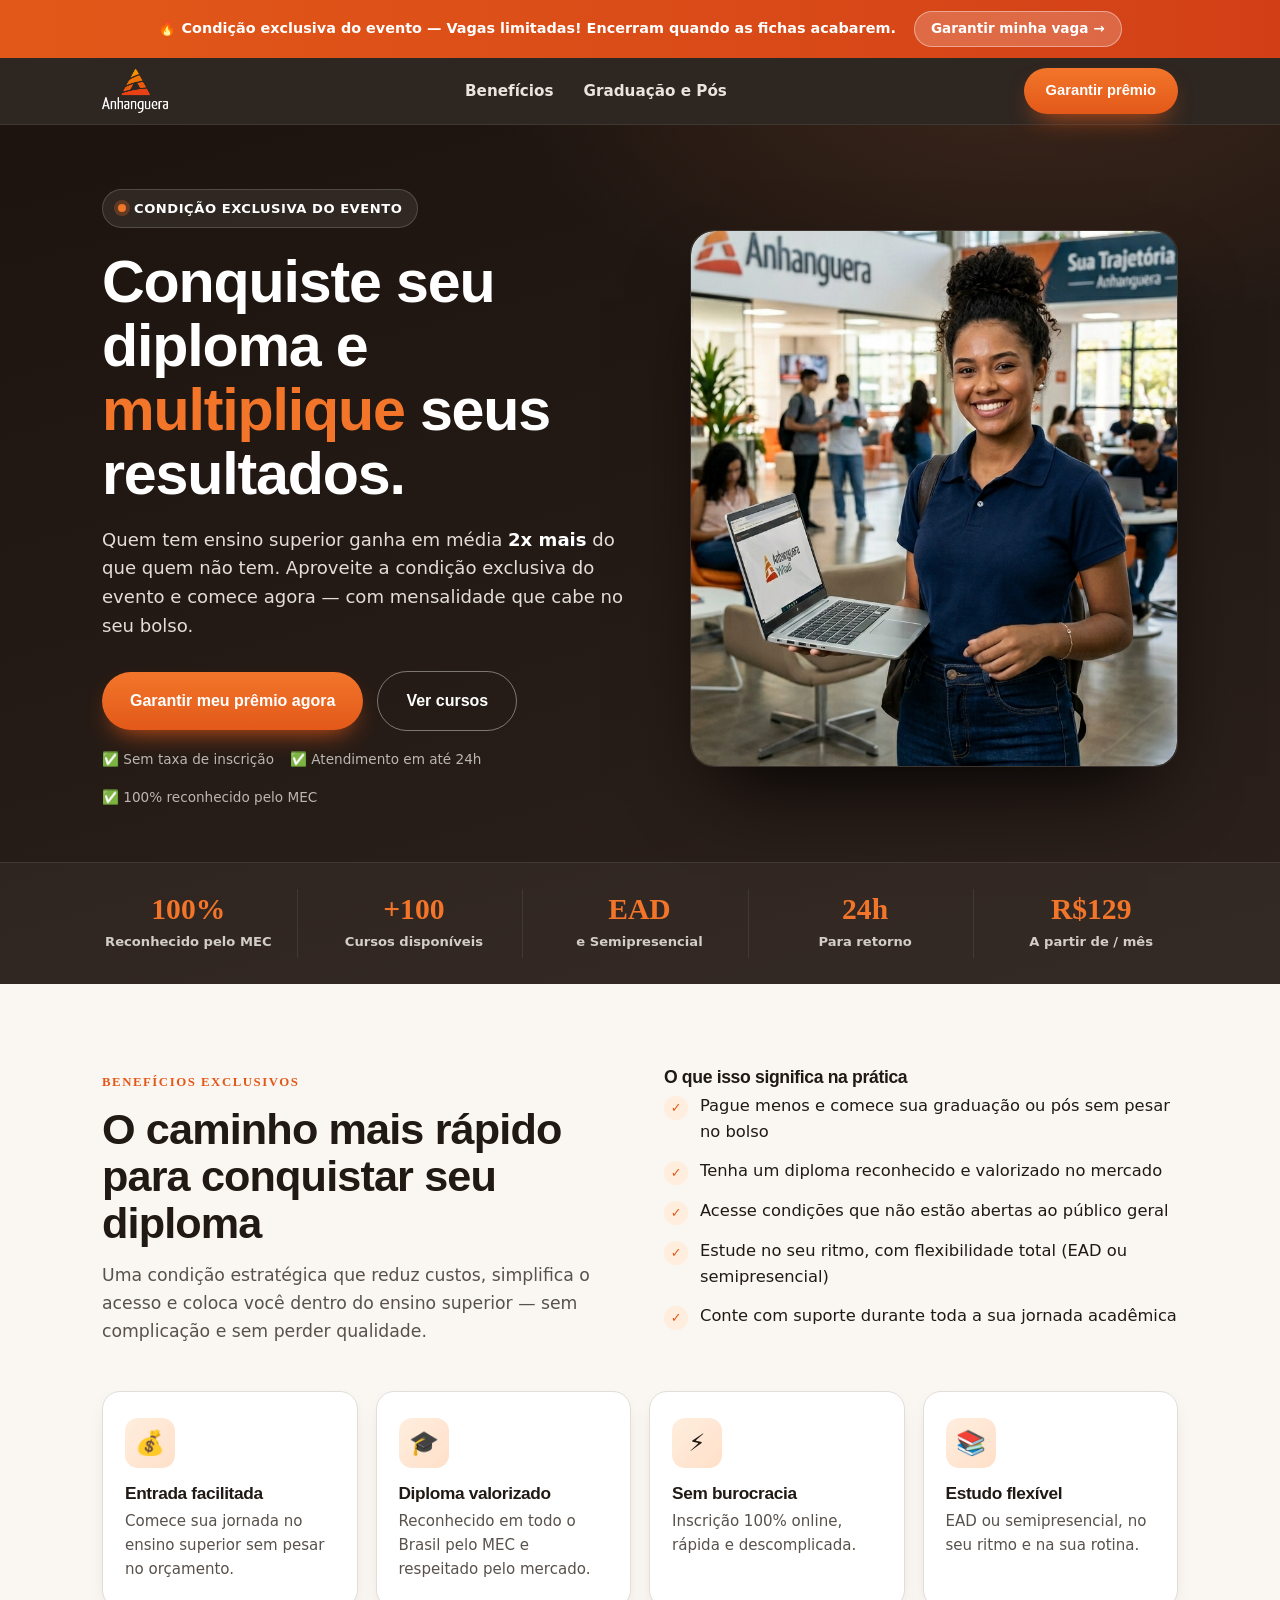
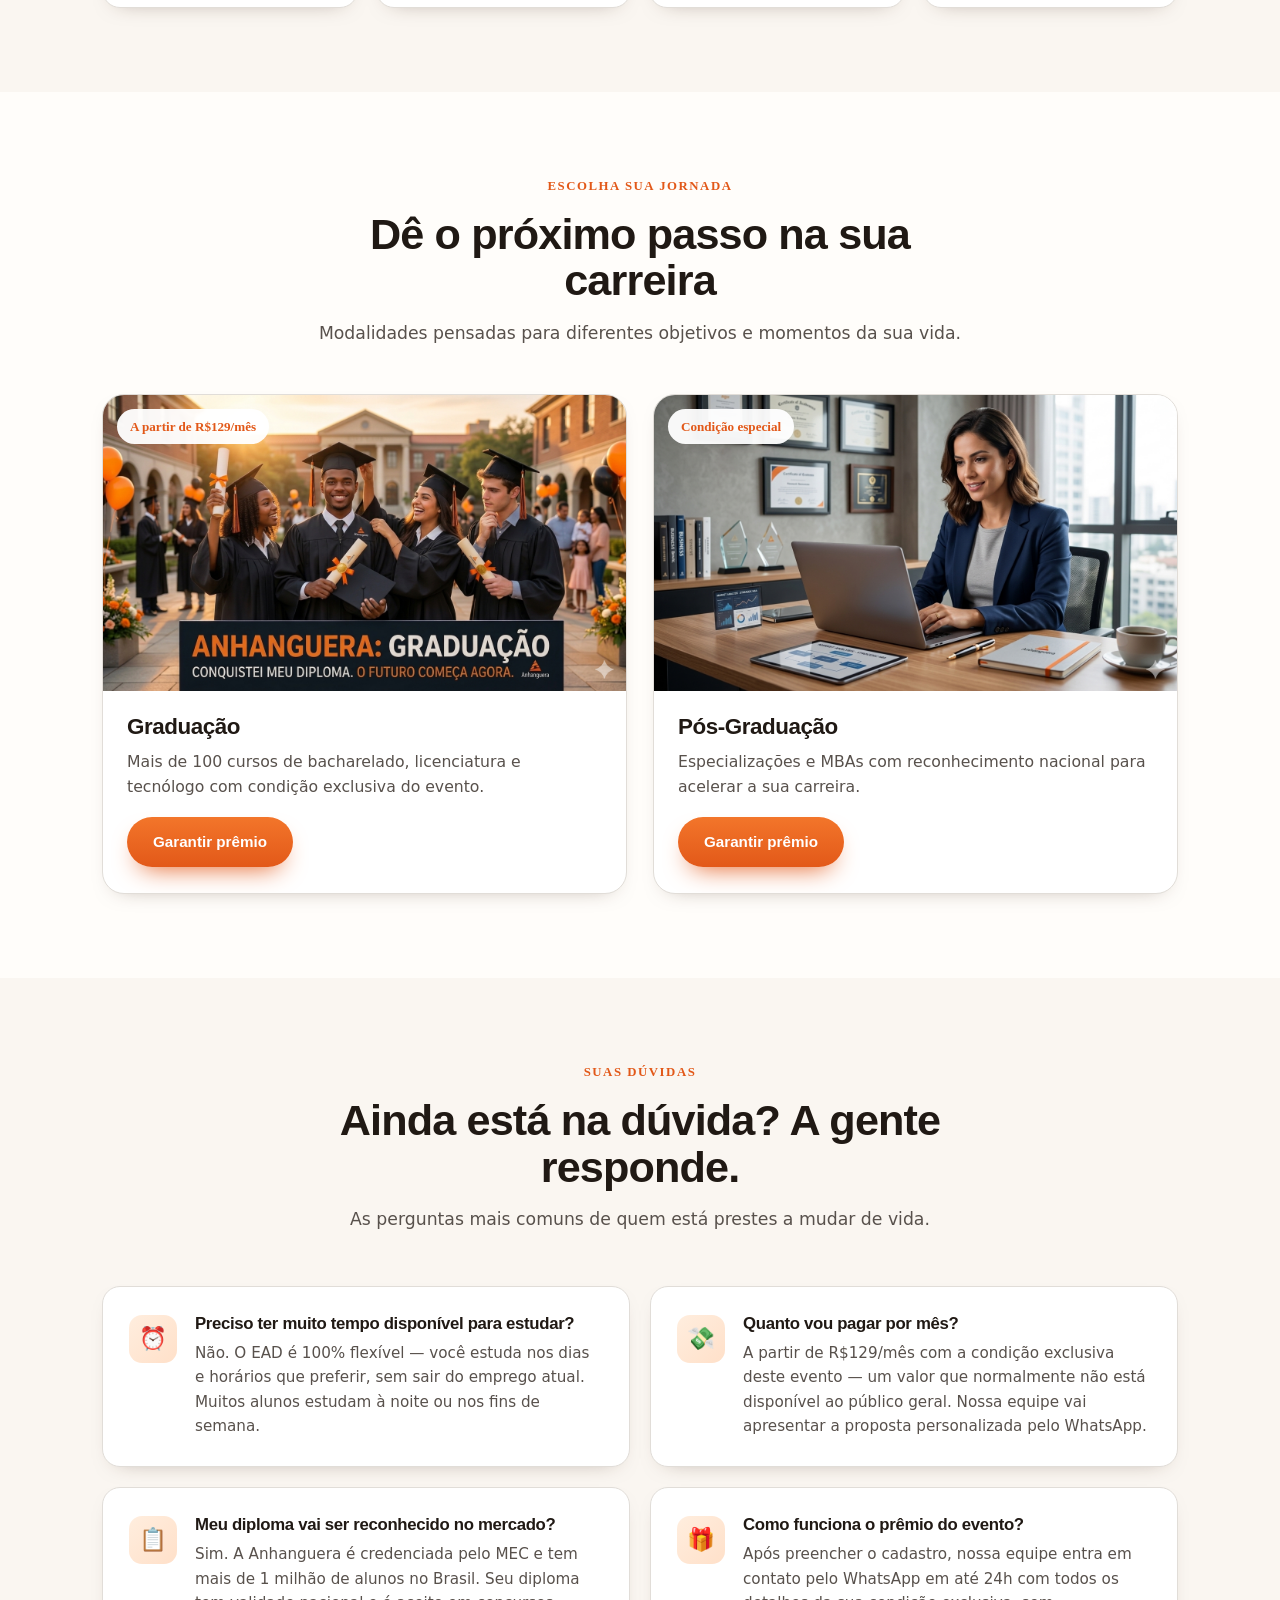
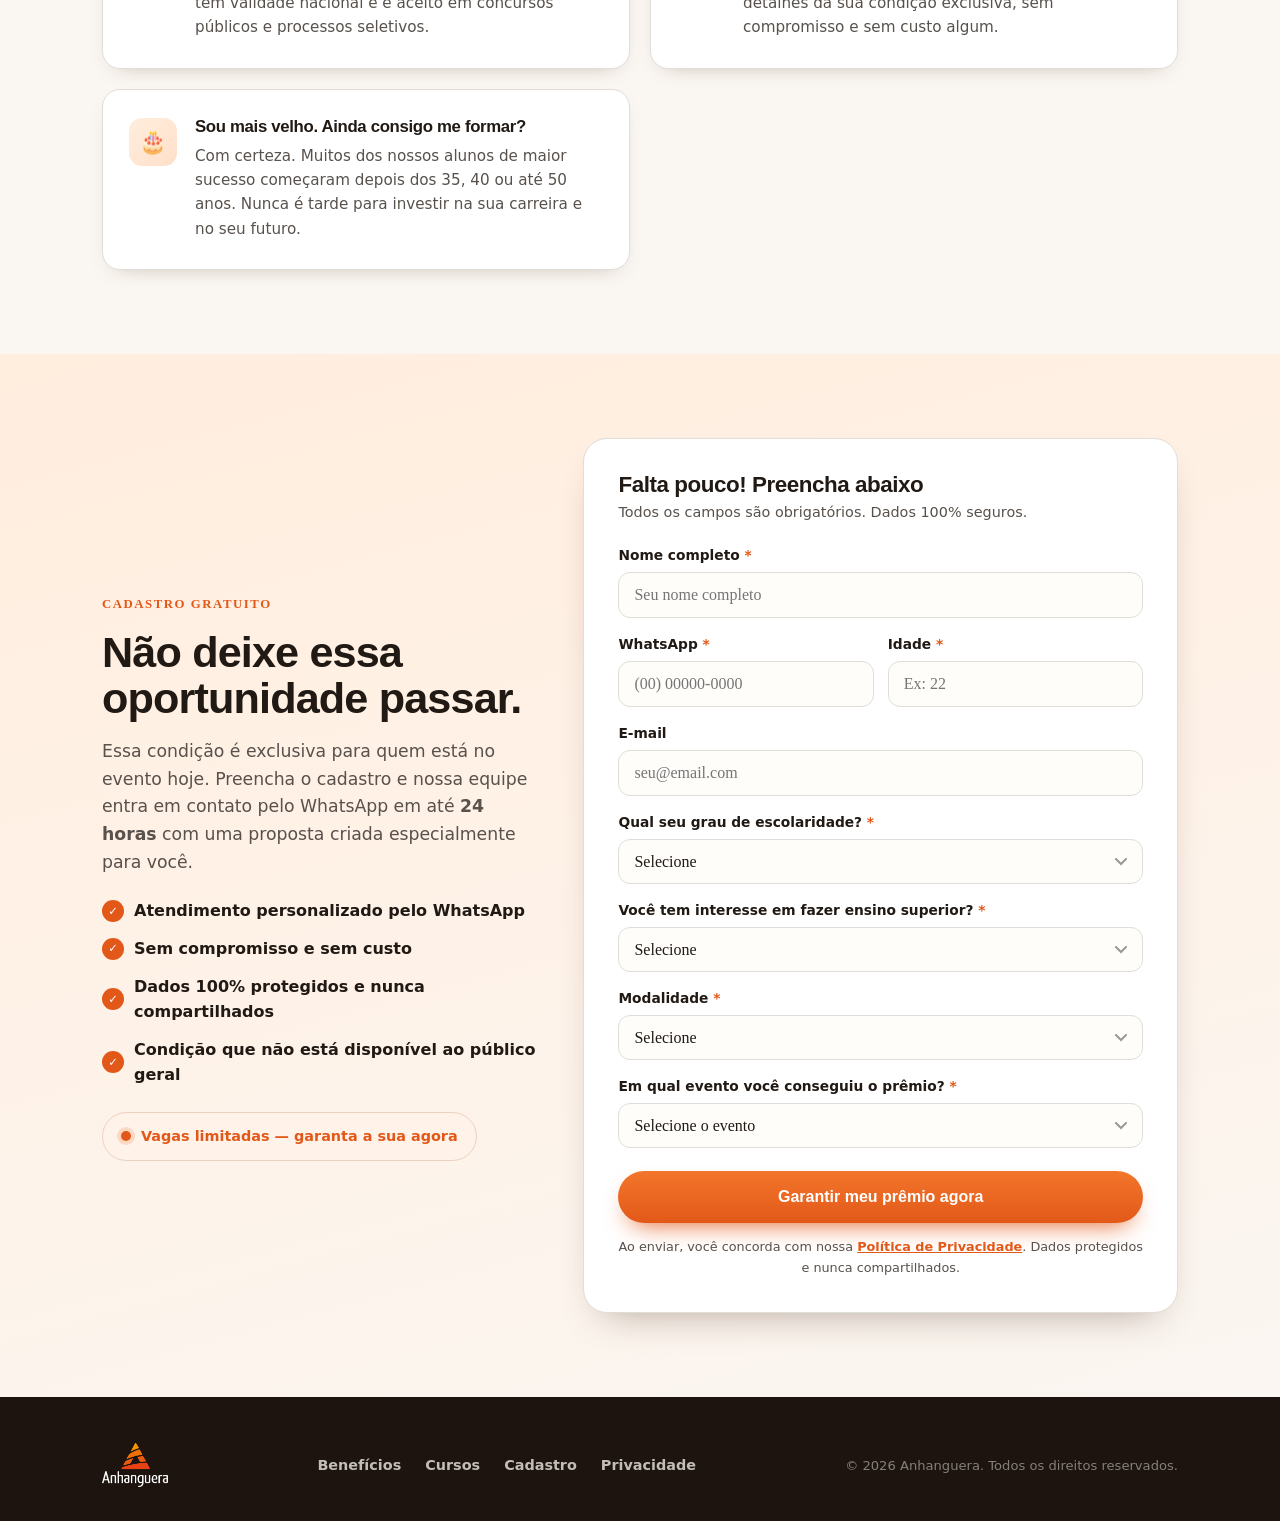
<file: index.html>
<!DOCTYPE html>
<html lang="pt-BR">
<head>
<meta charset="UTF-8" />
<meta name="viewport" content="width=device-width, initial-scale=1.0" />
<title>Educação que transforma vidas — Anhanguera</title>
<meta name="description" content="Condições exclusivas em graduação e pós-graduação. Garanta seu desconto no evento." />
<!-- Security headers -->
<meta http-equiv="Content-Security-Policy" content="default-src 'self'; script-src 'self'; style-src 'self' 'unsafe-inline' https://fonts.googleapis.com; font-src 'self' https://fonts.gstatic.com; img-src 'self' data: blob:; connect-src 'self' https://script.google.com https://script.googleusercontent.com; frame-ancestors 'none'; base-uri 'self'; object-src 'none'; form-action 'self';" />
<meta name="referrer" content="strict-origin-when-cross-origin" />
<link rel="icon" type="image/png" href="assets/anhanguera-logo-colorido-vertical2.png" />
<link rel="preconnect" href="https://fonts.googleapis.com" />
<link rel="preconnect" href="https://fonts.gstatic.com" crossorigin />
<link href="https://fonts.googleapis.com/css2?family=Montserrat:wght@600;700;800;900&family=Manrope:wght@400;500;600;700&display=swap" rel="stylesheet" />
<link rel="stylesheet" href="style.css" />
<script src="script.js" defer></script>
</head>
<body>

<!-- ============ URGENCY BAR ============ -->
<div class="urgency-bar">
  <div class="wrap urgency-inner">
    <span>🔥 <strong>Condição exclusiva do evento</strong> — Vagas limitadas! Encerram quando as fichas acabarem.</span>
    <a href="#formulario" class="urgency-cta">Garantir minha vaga →</a>
  </div>
</div>

<!-- ============ HEADER ============ -->
<header>
  <div class="wrap nav">
    <a class="logo" href="#top" aria-label="Anhanguera">
      <img src="assets/anhanguera-logo-colorido-vertical.png" alt="Anhanguera" class="logo-img" />
    </a>
    <nav class="nav-links">
      <a href="#beneficios">Benefícios</a>
      <a href="#cursos">Graduação e Pós</a>
    </nav>
    <a href="#formulario" class="btn">Garantir prêmio</a>
  </div>
</header>

<!-- ============ HERO ============ -->
<section class="hero" id="top" data-screen-label="Hero">
  <div class="wrap">
    <div class="hero-grid">
      <div class="hero-text reveal">
        <span class="pill"><span class="dot"></span>Condição exclusiva do evento</span>
        <h1>Conquiste seu diploma e <em>multiplique</em> seus resultados.</h1>
        <p class="lead">Quem tem ensino superior ganha em média <strong style="color:#fff">2x mais</strong> do que quem não tem. Aproveite a condição exclusiva do evento e comece agora — com mensalidade que cabe no seu bolso.</p>
        <div class="hero-cta">
          <a href="#formulario" class="btn">Garantir meu prêmio agora</a>
          <a href="#cursos" class="btn btn-ghost">Ver cursos</a>
        </div>
        <p class="hero-note">
          <span>✅ Sem taxa de inscrição</span>
          <span>✅ Atendimento em até 24h</span>
          <span>✅ 100% reconhecido pelo MEC</span>
        </p>
      </div>
      <div class="hero-visual reveal">
        <div class="hero-img">
          <img src="assets/Gemini_Generated_Image_t9isikt9isikt9is.png" alt="Estudante Anhanguera" style="width:100%;height:100%;object-fit:cover;border-radius:inherit;">
        </div>
      </div>
    </div>
  </div>
  <div class="stats">
    <div class="wrap stats-inner">
      <div class="stat"><div class="n">100%</div><div class="l">Reconhecido pelo MEC</div></div>
      <div class="stat"><div class="n">+100</div><div class="l">Cursos disponíveis</div></div>
      <div class="stat"><div class="n">EAD</div><div class="l">e Semipresencial</div></div>
      <div class="stat"><div class="n">24h</div><div class="l">Para retorno</div></div>
      <div class="stat"><div class="n">R$129</div><div class="l">A partir de / mês</div></div>
    </div>
  </div>
</section>

<!-- ============ BENEFITS ============ -->
<section class="block benefits" id="beneficios" data-screen-label="Benefícios">
  <div class="wrap">
    <div class="ben-top">
      <div class="reveal">
        <span class="eyebrow">Benefícios exclusivos</span>
        <h2 class="section-title">O caminho mais rápido para conquistar seu diploma</h2>
        <p class="section-sub">Uma condição estratégica que reduz custos, simplifica o acesso e coloca você dentro do ensino superior — sem complicação e sem perder qualidade.</p>
      </div>
      <div class="reveal">
        <h4 style="font-size:1.1rem;font-weight:700;margin-bottom:6px">O que isso significa na prática</h4>
        <ul class="check-list">
          <li><span class="ck">✓</span> Pague menos e comece sua graduação ou pós sem pesar no bolso</li>
          <li><span class="ck">✓</span> Tenha um diploma reconhecido e valorizado no mercado</li>
          <li><span class="ck">✓</span> Acesse condições que não estão abertas ao público geral</li>
          <li><span class="ck">✓</span> Estude no seu ritmo, com flexibilidade total (EAD ou semipresencial)</li>
          <li><span class="ck">✓</span> Conte com suporte durante toda a sua jornada acadêmica</li>
        </ul>
      </div>
    </div>
    <div class="ben-grid">
      <div class="ben-card reveal"><div class="ico">💰</div><h4>Entrada facilitada</h4><p>Comece sua jornada no ensino superior sem pesar no orçamento.</p></div>
      <div class="ben-card reveal"><div class="ico">🎓</div><h4>Diploma valorizado</h4><p>Reconhecido em todo o Brasil pelo MEC e respeitado pelo mercado.</p></div>
      <div class="ben-card reveal"><div class="ico">⚡</div><h4>Sem burocracia</h4><p>Inscrição 100% online, rápida e descomplicada.</p></div>
      <div class="ben-card reveal"><div class="ico">📚</div><h4>Estudo flexível</h4><p>EAD ou semipresencial, no seu ritmo e na sua rotina.</p></div>
    </div>
  </div>
</section>

<!-- ============ COURSES ============ -->
<section class="block" id="cursos" data-screen-label="Cursos">
  <div class="wrap">
    <div class="courses-head reveal">
      <span class="eyebrow">Escolha sua jornada</span>
      <h2 class="section-title" style="text-align:center">Dê o próximo passo na sua carreira</h2>
      <p class="section-sub">Modalidades pensadas para diferentes objetivos e momentos da sua vida.</p>
    </div>
    <div class="course-grid">
      <article class="course-card reveal">
        <div class="course-media">
          <img src="assets/graduacao.png" alt="Graduação Anhanguera" style="width:100%;height:100%;object-fit:cover;display:block;">
          <span class="course-tag">A partir de R$129/mês</span>
        </div>
        <div class="course-body">
          <h3>Graduação</h3>
          <p>Mais de 100 cursos de bacharelado, licenciatura e tecnólogo com condição exclusiva do evento.</p>
          <a href="#formulario" class="btn">Garantir prêmio</a>
        </div>
      </article>
      <article class="course-card reveal">
        <div class="course-media">
          <img src="assets/pos graduacao.png" alt="Pós-Graduação Anhanguera" style="width:100%;height:100%;object-fit:cover;display:block;">
          <span class="course-tag">Condição especial</span>
        </div>
        <div class="course-body">
          <h3>Pós-Graduação</h3>
          <p>Especializações e MBAs com reconhecimento nacional para acelerar a sua carreira.</p>
          <a href="#formulario" class="btn">Garantir prêmio</a>
        </div>
      </article>
    </div>
  </div>
</section>

<!-- ============ FAQ ============ -->
<section class="block faq-section" id="duvidas" data-screen-label="Dúvidas">
  <div class="wrap">
    <div class="faq-head reveal">
      <span class="eyebrow">Suas dúvidas</span>
      <h2 class="section-title">Ainda está na dúvida? A gente responde.</h2>
      <p class="section-sub">As perguntas mais comuns de quem está prestes a mudar de vida.</p>
    </div>
    <div class="faq-grid">
      <div class="faq-item reveal">
        <div class="faq-icon">⏰</div>
        <div class="faq-content">
          <h4>Preciso ter muito tempo disponível para estudar?</h4>
          <p>Não. O EAD é 100% flexível — você estuda nos dias e horários que preferir, sem sair do emprego atual. Muitos alunos estudam à noite ou nos fins de semana.</p>
        </div>
      </div>
      <div class="faq-item reveal">
        <div class="faq-icon">💸</div>
        <div class="faq-content">
          <h4>Quanto vou pagar por mês?</h4>
          <p>A partir de R$129/mês com a condição exclusiva deste evento — um valor que normalmente não está disponível ao público geral. Nossa equipe vai apresentar a proposta personalizada pelo WhatsApp.</p>
        </div>
      </div>
      <div class="faq-item reveal">
        <div class="faq-icon">📋</div>
        <div class="faq-content">
          <h4>Meu diploma vai ser reconhecido no mercado?</h4>
          <p>Sim. A Anhanguera é credenciada pelo MEC e tem mais de 1 milhão de alunos no Brasil. Seu diploma tem validade nacional e é aceito em concursos públicos e processos seletivos.</p>
        </div>
      </div>
      <div class="faq-item reveal">
        <div class="faq-icon">🎁</div>
        <div class="faq-content">
          <h4>Como funciona o prêmio do evento?</h4>
          <p>Após preencher o cadastro, nossa equipe entra em contato pelo WhatsApp em até 24h com todos os detalhes da sua condição exclusiva, sem compromisso e sem custo algum.</p>
        </div>
      </div>
      <div class="faq-item reveal">
        <div class="faq-icon">🎂</div>
        <div class="faq-content">
          <h4>Sou mais velho. Ainda consigo me formar?</h4>
          <p>Com certeza. Muitos dos nossos alunos de maior sucesso começaram depois dos 35, 40 ou até 50 anos. Nunca é tarde para investir na sua carreira e no seu futuro.</p>
        </div>
      </div>
    </div>
  </div>
</section>

<!-- ============ FORM ============ -->
<section class="form-section" id="formulario" data-screen-label="Formulário">
  <div class="wrap">
    <div class="form-shell">
      <div class="form-copy reveal">
        <span class="eyebrow">Cadastro gratuito</span>
        <h2 class="section-title">Não deixe essa oportunidade passar.</h2>
        <p>Essa condição é exclusiva para quem está no evento hoje. Preencha o cadastro e nossa equipe entra em contato pelo WhatsApp em até <strong>24 horas</strong> com uma proposta criada especialmente para você.</p>
        <ul class="form-perks">
          <li><span class="ck">✓</span> Atendimento personalizado pelo WhatsApp</li>
          <li><span class="ck">✓</span> Sem compromisso e sem custo</li>
          <li><span class="ck">✓</span> Dados 100% protegidos e nunca compartilhados</li>
          <li><span class="ck">✓</span> Condição que não está disponível ao público geral</li>
        </ul>
        <div class="form-urgency-note">
          <span class="urgency-dot"></span>
          Vagas limitadas — garanta a sua agora
        </div>
      </div>

      <div class="form-card reveal" id="formCard">
        <div class="form-body">
          <h3>Falta pouco! Preencha abaixo</h3>
          <p class="small">Todos os campos são obrigatórios. Dados 100% seguros.</p>
          <form id="leadForm" novalidate>
            <div class="field">
              <label for="nome">Nome completo <span class="req">*</span></label>
              <input type="text" id="nome" name="nome" autocomplete="name" placeholder="Seu nome completo" required />
              <span class="err">Informe seu nome.</span>
            </div>
            <div class="row2">
              <div class="field">
                <label for="whatsapp">WhatsApp <span class="req">*</span></label>
                <input type="tel" id="whatsapp" name="whatsapp" inputmode="numeric" autocomplete="tel" placeholder="(00) 00000-0000" required />
                <span class="err">Informe um WhatsApp válido.</span>
              </div>
              <div class="field">
                <label for="idade">Idade <span class="req">*</span></label>
                <input type="number" id="idade" name="idade" min="14" max="100" inputmode="numeric" placeholder="Ex: 22" required />
                <span class="err">Informe sua idade.</span>
              </div>
            </div>
            <div class="field">
              <label for="email">E-mail</label>
              <input type="email" id="email" name="email" autocomplete="email" placeholder="seu@email.com" />
              <span class="err">Informe um e-mail válido.</span>
            </div>
            <div class="field">
              <label for="ensinoMedio">Qual seu grau de escolaridade? <span class="req">*</span></label>
              <select id="ensinoMedio" name="ensinoMedio" required>
                <option value="" disabled selected>Selecione</option>
                <option value="Ensino Fundamental Completo">Ensino Fundamental Completo</option>
                <option value="Ensino Médio Incompleto">Ensino Médio Incompleto</option>
                <option value="Ensino Médio Completo">Ensino Médio Completo</option>
                <option value="Ensino Superior Incompleto">Ensino Superior Incompleto</option>
                <option value="Ensino Superior Completo">Ensino Superior Completo</option>
                <option value="Pós-Graduação / MBA">Pós-Graduação / MBA</option>
                <option value="Mestrado ou Doutorado">Mestrado ou Doutorado</option>
              </select>
              <span class="err">Selecione uma opção.</span>
            </div>
            <div class="field">
              <label for="curso">Você tem interesse em fazer ensino superior? <span class="req">*</span></label>
              <select id="curso" name="curso" required>
                <option value="" disabled selected>Selecione</option>
                <option value="Sim">Sim</option>
                <option value="Não">Não</option>
                <option value="Já fiz, mas pretendo fazer outro">Já fiz, mas pretendo fazer outro</option>
              </select>
              <span class="err">Selecione uma opção.</span>
            </div>
            <div class="field">
              <label for="modalidade">Modalidade <span class="req">*</span></label>
              <select id="modalidade" name="modalidade" required>
                <option value="" disabled selected>Selecione</option>
                <option value="EAD">EAD</option>
                <option value="Semipresencial">Semipresencial</option>
              </select>
              <span class="err">Selecione uma modalidade.</span>
            </div>
            <div class="field">
              <label for="evento">Em qual evento você conseguiu o prêmio? <span class="req">*</span></label>
              <select id="evento" name="evento" required>
                <option value="" disabled selected>Selecione o evento</option>
                <option value="Paróquia">Paróquia</option>
                <option value="Feira">Feira</option>
              </select>
              <span class="err">Selecione o evento.</span>
            </div>
            <button type="submit" class="btn" id="submitBtn">Garantir meu prêmio agora</button>
            <!-- honeypot anti-spam: bots preenchem, humanos não -->
            <input type="text" name="website" id="hp_website" autocomplete="off" tabindex="-1" aria-hidden="true" style="display:none!important;position:absolute;left:-9999px;width:0;height:0" />
            <p class="form-disclaimer">Ao enviar, você concorda com nossa <a href="legal.html" target="_blank" rel="noopener noreferrer">Política de Privacidade</a>. Dados protegidos e nunca compartilhados.</p>
          </form>
        </div>
        <div class="form-success">
          <div class="emoji">🎉</div>
          <h3>Cadastro realizado!</h3>
          <p>Nossa equipe entrará em contato pelo WhatsApp em até <strong>24 horas</strong> com uma proposta exclusiva para você!</p>
        </div>
      </div>
    </div>
  </div>
</section>

<!-- ============ FOOTER ============ -->
<footer>
  <div class="wrap foot-inner">
    <a class="logo" href="#top"><img src="assets/anhanguera-logo-colorido-vertical.png" alt="Anhanguera" class="logo-img" /></a>
    <nav class="foot-links">
      <a href="#beneficios">Benefícios</a>
      <a href="#cursos">Cursos</a>
      <a href="#formulario">Cadastro</a>
      <a href="legal.html">Privacidade</a>
    </nav>
    <p class="foot-copy">© 2026 Anhanguera. Todos os direitos reservados.</p>
  </div>
</footer>


</body>
</html>
</file>
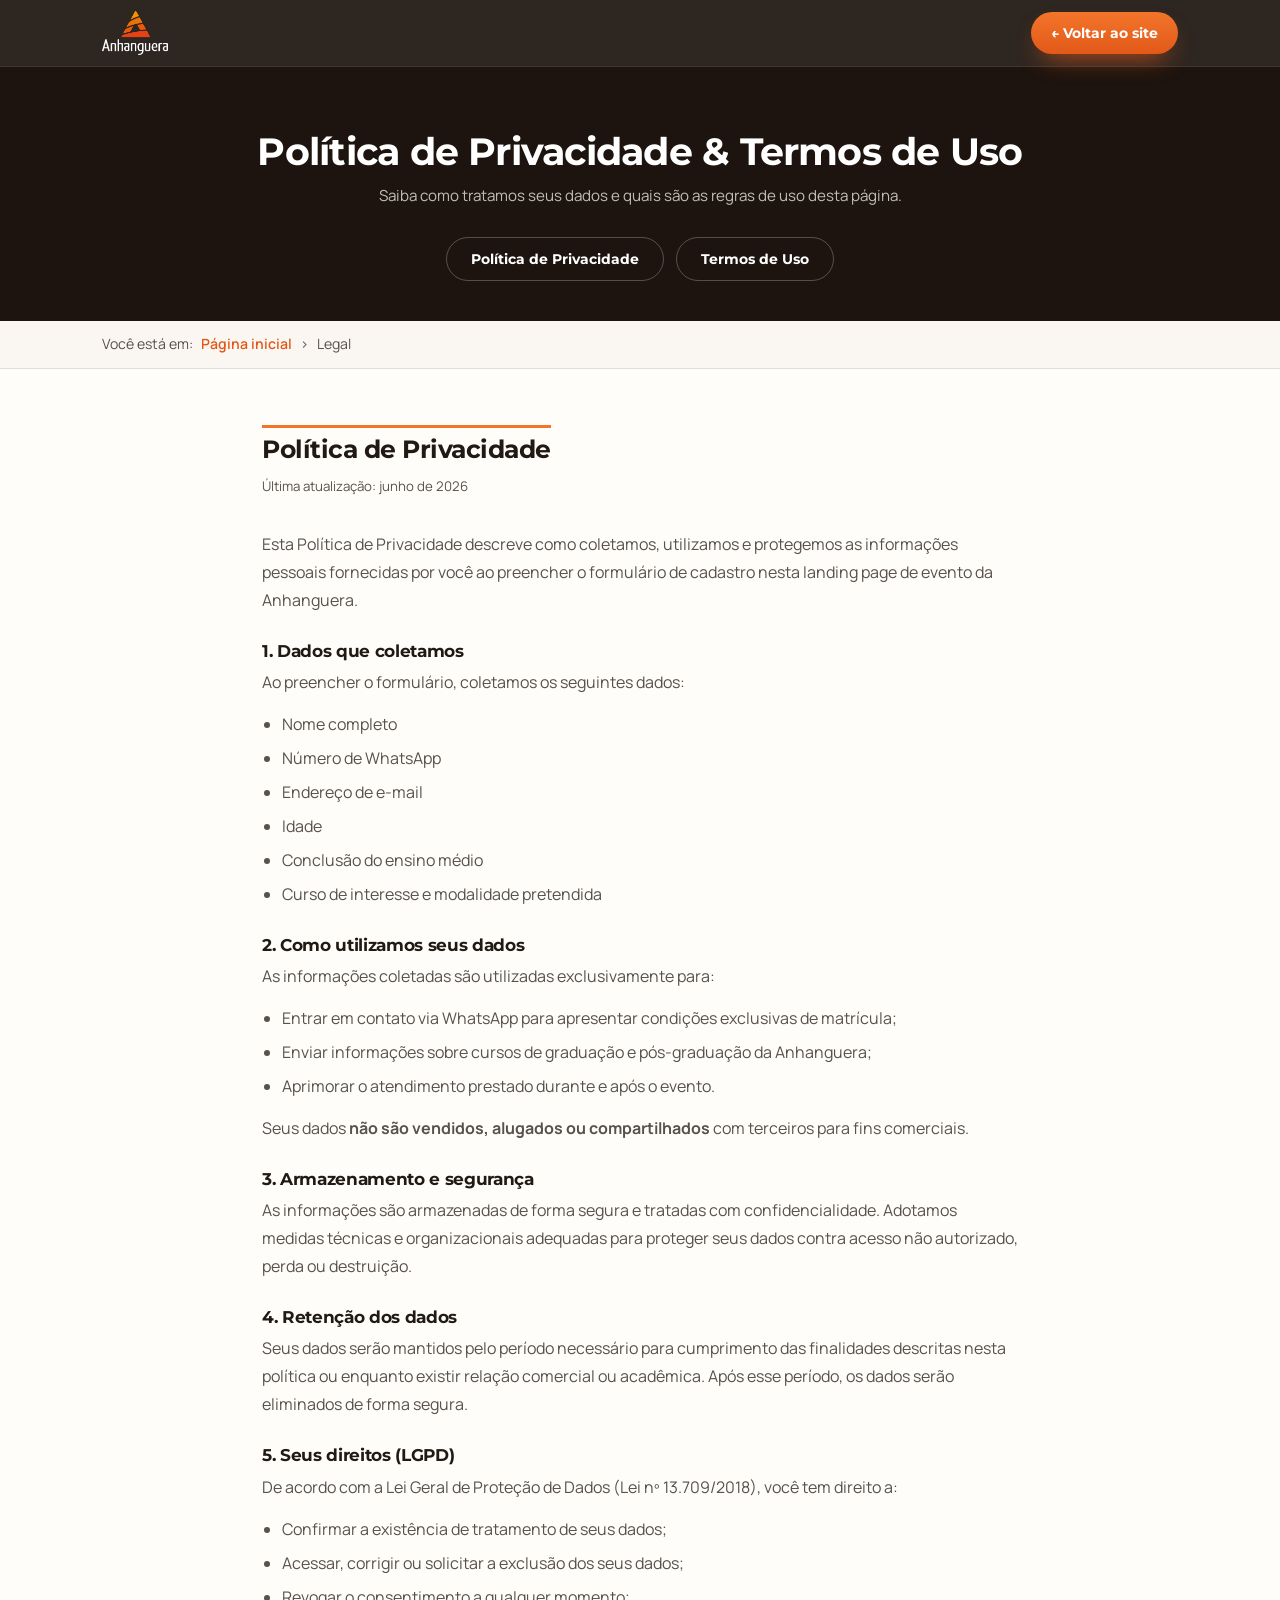
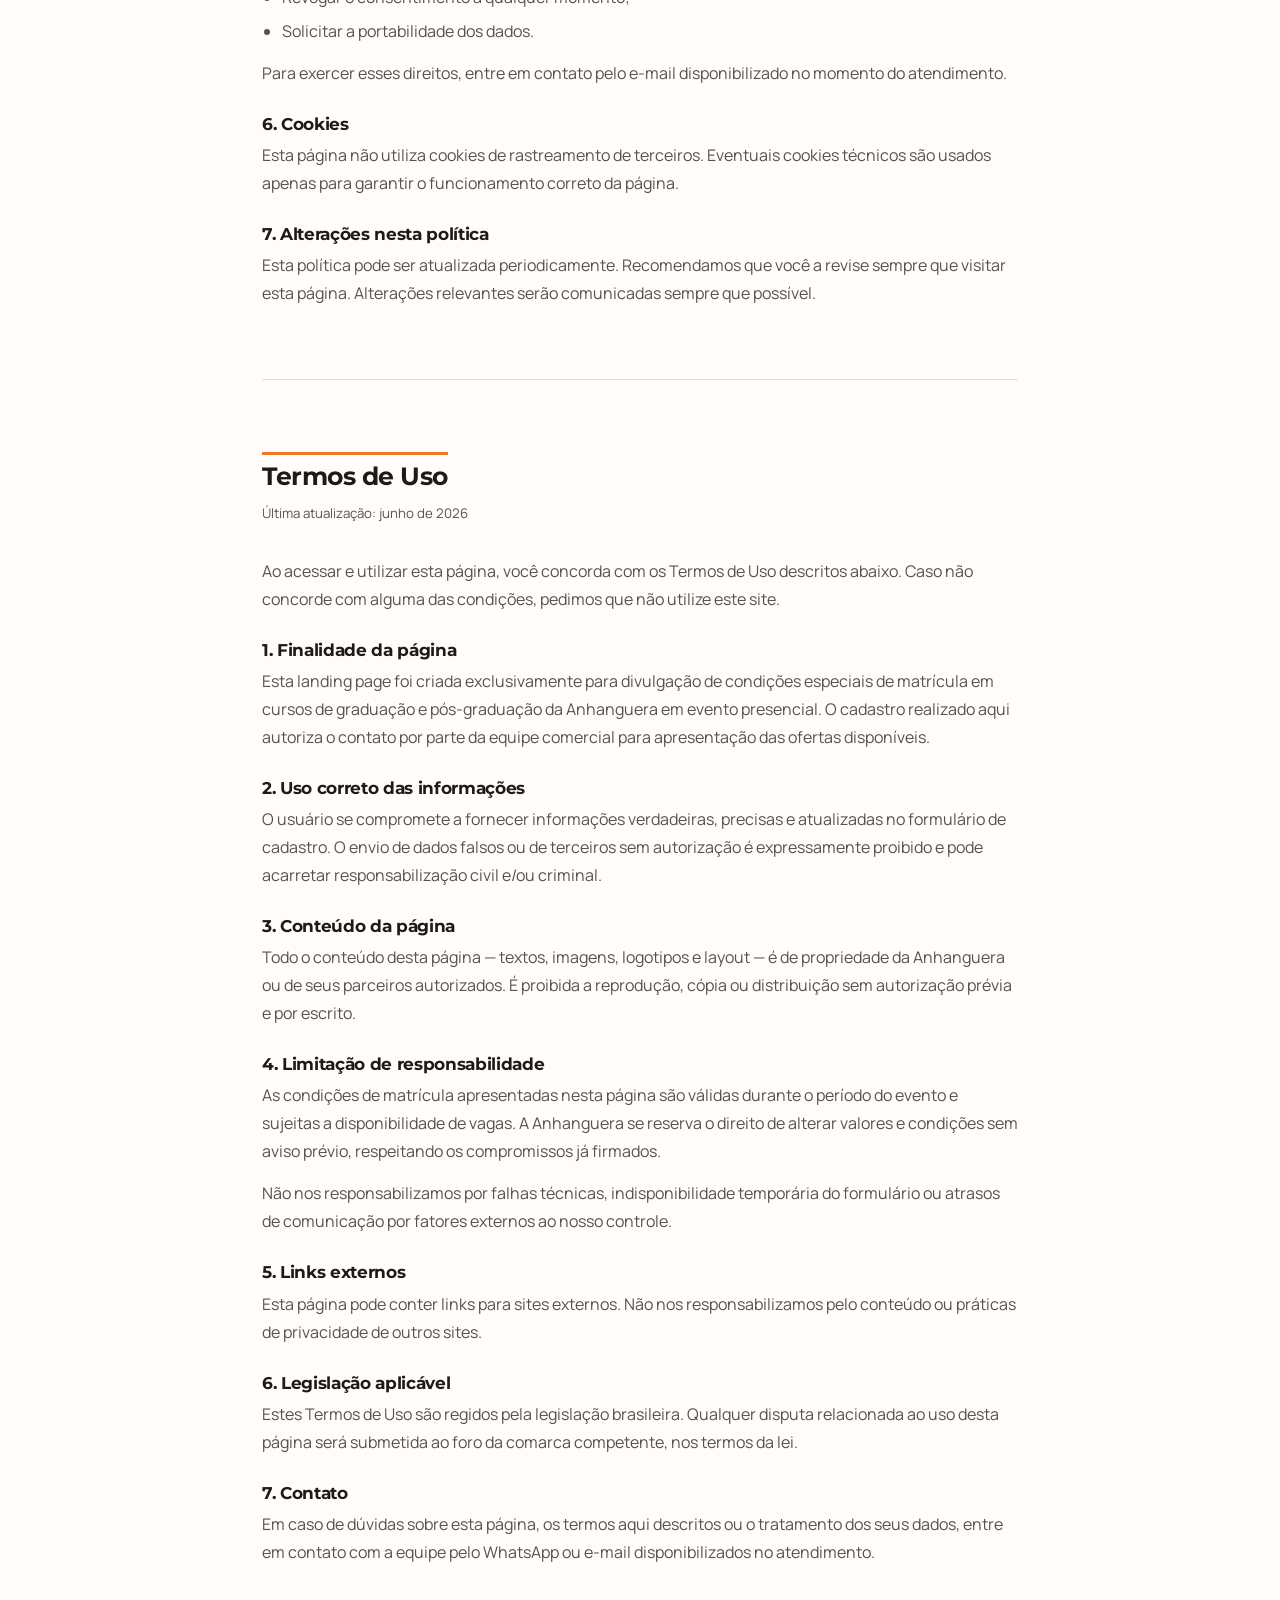
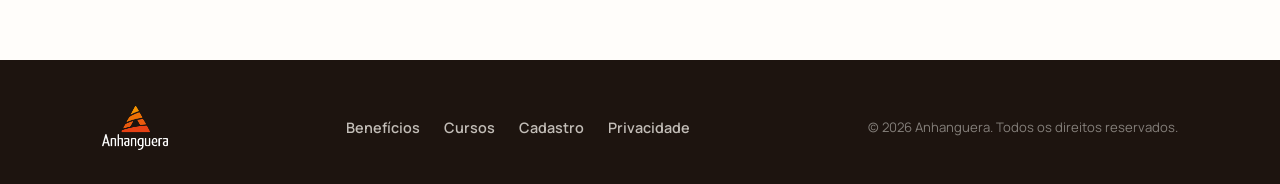
<file: legal.html>
<!DOCTYPE html>
<html lang="pt-BR">
<head>
<meta charset="UTF-8" />
<meta name="viewport" content="width=device-width, initial-scale=1.0" />
<title>Política de Privacidade e Termos de Uso — Anhanguera</title>
<meta name="robots" content="noindex, nofollow" />
<link rel="preconnect" href="https://fonts.googleapis.com" />
<link rel="preconnect" href="https://fonts.gstatic.com" crossorigin />
<link href="https://fonts.googleapis.com/css2?family=Montserrat:wght@600;700;800;900&family=Manrope:wght@400;500;600;700&display=swap" rel="stylesheet" />
<link rel="stylesheet" href="style.css" />
<style>
  .legal-hero{background:var(--dark);padding:64px 0 40px;text-align:center}
  .legal-hero h1{color:#fff;font-size:clamp(1.6rem,4vw,2.4rem);margin-bottom:12px}
  .legal-hero p{color:oklch(0.80 0.01 70);font-size:.95rem}
  .legal-tabs{display:flex;justify-content:center;gap:12px;margin-top:28px;flex-wrap:wrap}
  .legal-tabs a{
    display:inline-block;padding:10px 24px;border-radius:999px;font-family:'Montserrat',sans-serif;
    font-weight:700;font-size:.88rem;border:1.5px solid oklch(1 0 0 / 0.25);color:#fff;
    transition:background .15s,border-color .15s;
  }
  .legal-tabs a:hover{background:oklch(1 0 0 / 0.12)}
  .legal-body{max-width:800px;margin:0 auto;padding:56px 22px 80px}
  .legal-section{margin-bottom:72px}
  .legal-section:last-child{margin-bottom:0}
  .legal-section h2{font-size:1.55rem;color:var(--ink);margin-bottom:8px;padding-top:8px;border-top:3px solid var(--orange);display:inline-block}
  .legal-section .updated{font-size:.83rem;color:var(--ink-soft);margin-bottom:32px;margin-top:4px}
  .legal-section h3{font-size:1.05rem;color:var(--ink);margin:28px 0 8px}
  .legal-section p{color:var(--ink-soft);margin-bottom:14px;line-height:1.75}
  .legal-section ul{color:var(--ink-soft);margin:8px 0 14px 20px;line-height:1.75}
  .legal-section ul li{margin-bottom:6px}
  .legal-section a{color:var(--orange-strong);text-decoration:underline}
  .back-bar{background:var(--bg-warm);border-bottom:1px solid var(--line);padding:12px 22px}
  .back-bar .wrap{display:flex;align-items:center;gap:8px;font-size:.88rem;color:var(--ink-soft)}
  .back-bar a{color:var(--orange-strong);font-weight:600}
  .divider{border:none;border-top:1px solid var(--line);margin:0}
</style>
</head>
<body>

<header>
  <div class="wrap nav">
    <a class="logo" href="index.html" aria-label="Anhanguera">
      <img src="assets/anhanguera-logo-colorido-vertical.png" alt="Anhanguera" class="logo-img" />
    </a>
    <a href="index.html" class="btn" style="padding:10px 20px;font-size:.88rem">← Voltar ao site</a>
  </div>
</header>

<div class="legal-hero">
  <div class="wrap">
    <h1>Política de Privacidade &amp; Termos de Uso</h1>
    <p>Saiba como tratamos seus dados e quais são as regras de uso desta página.</p>
    <div class="legal-tabs">
      <a href="#privacidade">Política de Privacidade</a>
      <a href="#termos">Termos de Uso</a>
    </div>
  </div>
</div>

<div class="back-bar">
  <div class="wrap">
    <span>Você está em:</span>
    <a href="index.html">Página inicial</a>
    <span>›</span>
    <span>Legal</span>
  </div>
</div>

<div class="legal-body">

  <!-- ============ POLÍTICA DE PRIVACIDADE ============ -->
  <section class="legal-section" id="privacidade">
    <h2>Política de Privacidade</h2>
    <p class="updated">Última atualização: junho de 2026</p>

    <p>Esta Política de Privacidade descreve como coletamos, utilizamos e protegemos as informações pessoais fornecidas por você ao preencher o formulário de cadastro nesta landing page de evento da Anhanguera.</p>

    <h3>1. Dados que coletamos</h3>
    <p>Ao preencher o formulário, coletamos os seguintes dados:</p>
    <ul>
      <li>Nome completo</li>
      <li>Número de WhatsApp</li>
      <li>Endereço de e-mail</li>
      <li>Idade</li>
      <li>Conclusão do ensino médio</li>
      <li>Curso de interesse e modalidade pretendida</li>
    </ul>

    <h3>2. Como utilizamos seus dados</h3>
    <p>As informações coletadas são utilizadas exclusivamente para:</p>
    <ul>
      <li>Entrar em contato via WhatsApp para apresentar condições exclusivas de matrícula;</li>
      <li>Enviar informações sobre cursos de graduação e pós-graduação da Anhanguera;</li>
      <li>Aprimorar o atendimento prestado durante e após o evento.</li>
    </ul>
    <p>Seus dados <strong>não são vendidos, alugados ou compartilhados</strong> com terceiros para fins comerciais.</p>

    <h3>3. Armazenamento e segurança</h3>
    <p>As informações são armazenadas de forma segura e tratadas com confidencialidade. Adotamos medidas técnicas e organizacionais adequadas para proteger seus dados contra acesso não autorizado, perda ou destruição.</p>

    <h3>4. Retenção dos dados</h3>
    <p>Seus dados serão mantidos pelo período necessário para cumprimento das finalidades descritas nesta política ou enquanto existir relação comercial ou acadêmica. Após esse período, os dados serão eliminados de forma segura.</p>

    <h3>5. Seus direitos (LGPD)</h3>
    <p>De acordo com a Lei Geral de Proteção de Dados (Lei nº 13.709/2018), você tem direito a:</p>
    <ul>
      <li>Confirmar a existência de tratamento de seus dados;</li>
      <li>Acessar, corrigir ou solicitar a exclusão dos seus dados;</li>
      <li>Revogar o consentimento a qualquer momento;</li>
      <li>Solicitar a portabilidade dos dados.</li>
    </ul>
    <p>Para exercer esses direitos, entre em contato pelo e-mail disponibilizado no momento do atendimento.</p>

    <h3>6. Cookies</h3>
    <p>Esta página não utiliza cookies de rastreamento de terceiros. Eventuais cookies técnicos são usados apenas para garantir o funcionamento correto da página.</p>

    <h3>7. Alterações nesta política</h3>
    <p>Esta política pode ser atualizada periodicamente. Recomendamos que você a revise sempre que visitar esta página. Alterações relevantes serão comunicadas sempre que possível.</p>
  </section>

  <hr class="divider" />

  <!-- ============ TERMOS DE USO ============ -->
  <section class="legal-section" id="termos" style="margin-top:72px">
    <h2>Termos de Uso</h2>
    <p class="updated">Última atualização: junho de 2026</p>

    <p>Ao acessar e utilizar esta página, você concorda com os Termos de Uso descritos abaixo. Caso não concorde com alguma das condições, pedimos que não utilize este site.</p>

    <h3>1. Finalidade da página</h3>
    <p>Esta landing page foi criada exclusivamente para divulgação de condições especiais de matrícula em cursos de graduação e pós-graduação da Anhanguera em evento presencial. O cadastro realizado aqui autoriza o contato por parte da equipe comercial para apresentação das ofertas disponíveis.</p>

    <h3>2. Uso correto das informações</h3>
    <p>O usuário se compromete a fornecer informações verdadeiras, precisas e atualizadas no formulário de cadastro. O envio de dados falsos ou de terceiros sem autorização é expressamente proibido e pode acarretar responsabilização civil e/ou criminal.</p>

    <h3>3. Conteúdo da página</h3>
    <p>Todo o conteúdo desta página — textos, imagens, logotipos e layout — é de propriedade da Anhanguera ou de seus parceiros autorizados. É proibida a reprodução, cópia ou distribuição sem autorização prévia e por escrito.</p>

    <h3>4. Limitação de responsabilidade</h3>
    <p>As condições de matrícula apresentadas nesta página são válidas durante o período do evento e sujeitas a disponibilidade de vagas. A Anhanguera se reserva o direito de alterar valores e condições sem aviso prévio, respeitando os compromissos já firmados.</p>
    <p>Não nos responsabilizamos por falhas técnicas, indisponibilidade temporária do formulário ou atrasos de comunicação por fatores externos ao nosso controle.</p>

    <h3>5. Links externos</h3>
    <p>Esta página pode conter links para sites externos. Não nos responsabilizamos pelo conteúdo ou práticas de privacidade de outros sites.</p>

    <h3>6. Legislação aplicável</h3>
    <p>Estes Termos de Uso são regidos pela legislação brasileira. Qualquer disputa relacionada ao uso desta página será submetida ao foro da comarca competente, nos termos da lei.</p>

    <h3>7. Contato</h3>
    <p>Em caso de dúvidas sobre esta página, os termos aqui descritos ou o tratamento dos seus dados, entre em contato com a equipe pelo WhatsApp ou e-mail disponibilizados no atendimento.</p>
  </section>

</div>

<footer>
  <div class="wrap foot-inner">
    <a class="logo" href="index.html"><img src="assets/anhanguera-logo-colorido-vertical.png" alt="Anhanguera" class="logo-img" /></a>
    <nav class="foot-links">
      <a href="index.html#beneficios">Benefícios</a>
      <a href="index.html#cursos">Cursos</a>
      <a href="index.html#formulario">Cadastro</a>
      <a href="legal.html">Privacidade</a>
    </nav>
    <p class="foot-copy">© 2026 Anhanguera. Todos os direitos reservados.</p>
  </div>
</footer>

</body>
</html>
</file>
<file: style.css>
:root{
  --orange:        oklch(0.70 0.175 47);
  --orange-strong: oklch(0.635 0.185 41);
  --orange-soft:   oklch(0.96 0.03 60);
  --ink:           oklch(0.22 0.015 55);
  --ink-soft:      oklch(0.44 0.012 55);
  --bg:            oklch(0.995 0.004 80);
  --bg-warm:       oklch(0.975 0.008 70);
  --line:          oklch(0.90 0.008 70);
  --dark:          oklch(0.20 0.018 50);
  --dark-2:        oklch(0.26 0.02 48);
  --white:         oklch(0.995 0.003 80);
  --radius:        18px;
  --shadow:        0 18px 40px -22px oklch(0.30 0.05 50 / 0.45);
  --shadow-sm:     0 8px 22px -16px oklch(0.30 0.05 50 / 0.5);
  --maxw:          1120px;
}
*{box-sizing:border-box;margin:0;padding:0}
html{scroll-behavior:smooth}
body{
  font-family:'Manrope',system-ui,sans-serif;
  color:var(--ink);
  background:var(--bg);
  line-height:1.6;
  -webkit-font-smoothing:antialiased;
  overflow-x:hidden;
}
h1,h2,h3,h4{font-family:'Montserrat',sans-serif;line-height:1.08;letter-spacing:-0.02em;color:var(--ink)}
a{color:inherit;text-decoration:none}
img{max-width:100%;display:block}
.wrap{width:100%;max-width:var(--maxw);margin:0 auto;padding:0 22px}
.accent{color:var(--orange-strong)}

/* ---------- buttons ---------- */
.btn{
  display:inline-flex;align-items:center;justify-content:center;gap:.5rem;
  font-family:'Montserrat',sans-serif;font-weight:700;font-size:1rem;
  padding:16px 28px;border-radius:999px;border:none;cursor:pointer;
  background:linear-gradient(180deg,var(--orange),var(--orange-strong));
  color:#fff;box-shadow:0 12px 26px -12px var(--orange-strong);
  transition:transform .18s ease, box-shadow .18s ease, filter .18s ease;
  text-align:center;
}
.btn:hover{transform:translateY(-2px);filter:brightness(1.04);box-shadow:0 18px 32px -14px var(--orange-strong)}
.btn:active{transform:translateY(0)}
.btn-ghost{
  background:transparent;color:#fff;border:1.5px solid oklch(1 0 0 / 0.4);box-shadow:none;
}
.btn-ghost:hover{background:oklch(1 0 0 / 0.1);filter:none}

/* ---------- header ---------- */
header{
  position:sticky;top:0;z-index:50;
  background:oklch(0.20 0.018 50 / 0.92);
  backdrop-filter:blur(10px);
  border-bottom:1px solid oklch(1 0 0 / 0.08);
}
.nav{display:flex;align-items:center;justify-content:space-between;height:66px}
.logo{display:flex;align-items:center;gap:10px;color:#fff;font-family:'Montserrat';font-weight:800;font-size:1.18rem;letter-spacing:-0.01em}
.logo .mark{width:34px;height:34px;border-radius:9px;background:linear-gradient(135deg,var(--orange),var(--orange-strong));display:grid;place-items:center;font-size:1.1rem;color:#fff;font-weight:900}
.logo-img{height:44px;max-height:44px;width:auto;max-width:150px;object-fit:contain;display:block}
.nav-links{display:flex;gap:30px;align-items:center}
.nav-links a{color:oklch(0.92 0.01 70);font-weight:600;font-size:.95rem;transition:color .15s}
.nav-links a:hover{color:var(--orange)}
.nav .btn{padding:11px 22px;font-size:.92rem}
.nav-cta-text{display:inline}
@media(max-width:860px){.nav-links{display:none}}

/* ---------- hero ---------- */
.hero{
  position:relative;
  background:
    radial-gradient(900px 500px at 80% -10%, oklch(0.30 0.04 48), transparent 60%),
    linear-gradient(165deg,var(--dark),var(--dark-2));
  color:#fff;padding:64px 0 0;overflow:hidden;
}
.hero-grid{display:grid;grid-template-columns:1.05fr 0.95fr;gap:48px;align-items:center}
.pill{
  display:inline-flex;align-items:center;gap:8px;
  background:oklch(1 0 0 / 0.08);border:1px solid oklch(1 0 0 / 0.16);
  color:#fff;font-weight:600;font-size:.82rem;letter-spacing:.04em;text-transform:uppercase;
  padding:8px 15px;border-radius:999px;margin-bottom:22px;
}
.pill .dot{width:8px;height:8px;border-radius:50%;background:var(--orange);box-shadow:0 0 0 4px oklch(0.70 0.175 47 / 0.25)}
.hero h1{font-size:clamp(2.3rem,5.2vw,3.7rem);font-weight:900;color:#fff}
.hero h1 em{font-style:normal;color:var(--orange);display:inline}
.hero p.lead{color:oklch(0.9 0.01 70);font-size:1.13rem;margin:20px 0 30px;max-width:30em}
.hero-cta{display:flex;gap:14px;flex-wrap:wrap;align-items:center}
.hero-note{color:oklch(0.78 0.01 70);font-size:.85rem;margin-top:16px;display:flex;align-items:center;gap:8px}
.hero-img{
  position:relative;border-radius:24px;overflow:hidden;aspect-ratio:4/4.4;
  box-shadow:0 40px 80px -30px #000;border:1px solid oklch(1 0 0 / 0.1);
}
.badge-float{
  position:absolute;left:18px;bottom:18px;
  background:oklch(1 0 0 / 0.95);color:var(--ink);border-radius:14px;padding:12px 16px;
  box-shadow:var(--shadow);backdrop-filter:blur(4px);
}
.badge-float .big{font-family:'Montserrat';font-weight:900;font-size:1.5rem;color:var(--orange-strong);line-height:1}
.badge-float .small{font-size:.78rem;color:var(--ink-soft);font-weight:600}

/* image placeholder */
.ph{
  width:100%;height:100%;
  background:
    repeating-linear-gradient(135deg, oklch(0.30 0.02 50) 0 14px, oklch(0.27 0.02 50) 14px 28px);
  display:grid;place-content:center;text-align:center;gap:6px;color:oklch(0.78 0.01 70);
}
.ph code{font-family:ui-monospace,monospace;font-size:.78rem;background:oklch(0 0 0 / 0.3);padding:5px 10px;border-radius:6px;letter-spacing:.02em}
.ph .ico{font-size:1.6rem;opacity:.8}

/* ---------- stats strip ---------- */
.stats{
  margin-top:54px;background:oklch(1 0 0 / 0.04);border-top:1px solid oklch(1 0 0 / 0.08);
}
.stats-inner{display:grid;grid-template-columns:repeat(5,1fr);gap:8px;padding:26px 0}
.stat{text-align:center;padding:6px 10px;border-right:1px solid oklch(1 0 0 / 0.08)}
.stat:last-child{border-right:none}
.stat .n{font-family:'Montserrat';font-weight:900;font-size:1.85rem;color:var(--orange);line-height:1}
.stat .l{color:oklch(0.85 0.01 70);font-size:.82rem;font-weight:600;margin-top:6px}
@media(max-width:860px){
  .hero-grid{grid-template-columns:1fr;gap:34px}
  .hero-img{aspect-ratio:4/3.4;max-width:460px;margin:0 auto;width:100%}
  .stats-inner{grid-template-columns:repeat(2,1fr);gap:18px}
  .stat{border-right:none;border-bottom:1px solid oklch(1 0 0 / 0.08);padding-bottom:14px}
  .stat:nth-last-child(-n+1){border-bottom:none}
}

/* ---------- section base ---------- */
section.block{padding:84px 0}
.eyebrow{
  display:inline-block;font-family:'Montserrat';font-weight:700;font-size:.8rem;letter-spacing:.12em;
  text-transform:uppercase;color:var(--orange-strong);margin-bottom:14px;
}
.section-title{font-size:clamp(1.8rem,4vw,2.7rem);font-weight:800;max-width:16em}
.section-sub{color:var(--ink-soft);font-size:1.08rem;margin-top:16px;max-width:40em}

/* ---------- benefits ---------- */
.benefits{background:var(--bg-warm)}
.ben-top{display:grid;grid-template-columns:1fr 1fr;gap:48px;align-items:start;margin-bottom:46px}
.check-list{list-style:none;display:flex;flex-direction:column;gap:13px;margin-top:6px}
.check-list li{display:flex;gap:12px;align-items:flex-start;font-size:1.02rem;color:var(--ink)}
.check-list .ck{flex:none;width:24px;height:24px;border-radius:50%;background:var(--orange-soft);color:var(--orange-strong);display:grid;place-items:center;font-weight:900;font-size:.8rem;margin-top:3px}
.ben-grid{display:grid;grid-template-columns:repeat(4,1fr);gap:18px}
.ben-card{
  background:#fff;border:1px solid var(--line);border-radius:var(--radius);padding:26px 22px;
  box-shadow:var(--shadow-sm);transition:transform .2s ease, box-shadow .2s ease;
}
.ben-card:hover{transform:translateY(-5px);box-shadow:var(--shadow)}
.ben-card .ico{
  width:50px;height:50px;border-radius:13px;display:grid;place-items:center;font-size:1.5rem;
  background:linear-gradient(135deg,var(--orange-soft),oklch(0.93 0.05 55));margin-bottom:16px;
}
.ben-card h4{font-size:1.08rem;font-weight:700;margin-bottom:6px}
.ben-card p{color:var(--ink-soft);font-size:.94rem}
@media(max-width:860px){.ben-top{grid-template-columns:1fr;gap:26px}.ben-grid{grid-template-columns:1fr 1fr}}
@media(max-width:520px){.ben-grid{grid-template-columns:1fr}}

/* ---------- courses ---------- */
.courses-head{text-align:center;display:flex;flex-direction:column;align-items:center;margin-bottom:46px}
.courses-head .section-sub{margin-inline:auto;text-align:center}
.course-grid{display:grid;grid-template-columns:1fr 1fr;gap:26px}
.course-card{
  border-radius:22px;overflow:hidden;background:#fff;border:1px solid var(--line);
  box-shadow:var(--shadow-sm);display:flex;flex-direction:column;
  transition:transform .2s ease, box-shadow .2s ease;
}
.course-card:hover{transform:translateY(-5px);box-shadow:var(--shadow)}
.course-media{position:relative;aspect-ratio:16/9}
.course-tag{
  position:absolute;top:14px;left:14px;background:oklch(1 0 0 / 0.95);color:var(--orange-strong);
  font-family:'Montserrat';font-weight:800;font-size:.82rem;padding:7px 13px;border-radius:999px;box-shadow:var(--shadow-sm);
}
.course-body{padding:24px 24px 26px;display:flex;flex-direction:column;gap:10px;flex:1}
.course-body h3{font-size:1.4rem;font-weight:800}
.course-body p{color:var(--ink-soft);font-size:.98rem;flex:1}
.course-body .btn{margin-top:8px;align-self:flex-start;padding:13px 26px;font-size:.95rem}
@media(max-width:760px){.course-grid{grid-template-columns:1fr}}


/* ---------- form ---------- */
.form-section{background:linear-gradient(165deg,var(--orange-soft),var(--bg-warm));padding:84px 0}
.form-shell{display:grid;grid-template-columns:0.85fr 1.15fr;gap:42px;align-items:center}
.form-copy .section-title{max-width:11em}
.form-copy p{color:var(--ink-soft);font-size:1.08rem;margin-top:16px;max-width:30em}
.form-perks{list-style:none;margin-top:22px;display:flex;flex-direction:column;gap:12px}
.form-perks li{display:flex;gap:10px;align-items:center;font-weight:600;color:var(--ink)}
.form-perks .ck{flex:none;width:22px;height:22px;border-radius:50%;background:var(--orange-strong);color:#fff;display:grid;place-items:center;font-size:.72rem;font-weight:900}
.form-card{
  background:#fff;border-radius:24px;padding:34px;box-shadow:var(--shadow);border:1px solid var(--line);
}
.form-card h3{font-size:1.4rem;font-weight:800}
.form-card .small{color:var(--ink-soft);font-size:.9rem;margin-top:4px;margin-bottom:20px}
.field{margin-bottom:15px}
.field.half{display:inline-block}
.row2{display:grid;grid-template-columns:1fr 1fr;gap:14px}
label{display:block;font-weight:700;font-size:.86rem;margin-bottom:6px;color:var(--ink)}
label .req{color:var(--orange-strong)}
input,select{
  width:100%;font-family:'Manrope';font-size:1rem;color:var(--ink);
  padding:13px 15px;border:1.5px solid var(--line);border-radius:12px;background:var(--bg);
  transition:border-color .15s, box-shadow .15s;
}
input:focus,select:focus{outline:none;border-color:var(--orange);box-shadow:0 0 0 3px oklch(0.70 0.175 47 / 0.18)}
select{appearance:none;background-image:url("data:image/svg+xml,%3Csvg xmlns='http://www.w3.org/2000/svg' width='12' height='8' viewBox='0 0 12 8'%3E%3Cpath d='M1 1l5 5 5-5' stroke='%23999' stroke-width='2' fill='none' stroke-linecap='round'/%3E%3C/svg%3E");background-repeat:no-repeat;background-position:right 15px center;padding-right:38px}
.form-card .btn{width:100%;margin-top:8px;padding:17px}
.form-disclaimer{font-size:.8rem;color:var(--ink-soft);margin-top:14px;text-align:center}
.form-disclaimer a{color:var(--orange-strong);font-weight:600;text-decoration:underline}
.err{color:var(--orange-strong);font-size:.8rem;margin-top:5px;display:none;font-weight:600}
.field.invalid input,.field.invalid select{border-color:var(--orange-strong)}
.field.invalid .err{display:block}
/* success */
.form-success{display:none;text-align:center;padding:14px 6px}
.form-success .emoji{font-size:3rem;margin-bottom:10px}
.form-success h3{font-size:1.55rem;margin-bottom:10px}
.form-success p{color:var(--ink-soft);font-size:1.02rem;max-width:26em;margin:0 auto}
.form-card.done .form-body{display:none}
.form-card.done .form-success{display:block}
@media(max-width:860px){.form-shell{grid-template-columns:1fr;gap:30px}.form-card{padding:26px}}

/* ---------- footer ---------- */
footer{background:var(--dark);color:oklch(0.8 0.01 70);padding:46px 0 34px}
.foot-inner{display:flex;flex-direction:row;align-items:center;justify-content:space-between;gap:24px;flex-wrap:wrap}
.foot-links{display:flex;gap:24px;flex-wrap:wrap;justify-content:center}
.foot-links a{font-size:.9rem;font-weight:600}
.foot-links a:hover{color:var(--orange)}
.foot-copy{font-size:.82rem;color:oklch(0.6 0.01 70)}


/* ---------- urgency bar ---------- */
.urgency-bar{
  background:linear-gradient(90deg,var(--orange-strong),oklch(0.58 0.19 35));
  color:#fff;padding:11px 0;font-size:.9rem;font-weight:600;text-align:center;
}
.urgency-inner{display:flex;align-items:center;justify-content:center;gap:18px;flex-wrap:wrap}
.urgency-cta{
  background:oklch(1 0 0 / 0.2);border:1px solid oklch(1 0 0 / 0.4);
  color:#fff;padding:6px 16px;border-radius:999px;font-size:.85rem;font-weight:700;
  transition:background .15s;white-space:nowrap;
}
.urgency-cta:hover{background:oklch(1 0 0 / 0.32)}

/* ---------- hero note ---------- */
.hero-note{
  color:oklch(0.78 0.01 70);font-size:.85rem;margin-top:18px;
  display:flex;align-items:center;gap:16px;flex-wrap:wrap;
}
.hero-note span{display:inline-flex;align-items:center;gap:4px}

/* ---------- faq ---------- */
.faq-section{background:var(--bg-warm)}
.faq-head{text-align:center;display:flex;flex-direction:column;align-items:center;margin-bottom:52px}
.faq-head .section-sub{margin-inline:auto}
.faq-grid{display:grid;grid-template-columns:1fr 1fr;gap:20px}
.faq-item{
  background:#fff;border:1px solid var(--line);border-radius:var(--radius);
  padding:28px 26px;display:flex;gap:18px;align-items:flex-start;
  box-shadow:var(--shadow-sm);transition:transform .2s ease, box-shadow .2s ease;
}
.faq-item:hover{transform:translateY(-4px);box-shadow:var(--shadow)}
.faq-icon{
  flex:none;width:48px;height:48px;border-radius:13px;display:grid;place-items:center;
  font-size:1.4rem;background:linear-gradient(135deg,var(--orange-soft),oklch(0.93 0.05 55));
}
.faq-content h4{font-size:1.05rem;font-weight:700;margin-bottom:8px;color:var(--ink)}
.faq-content p{color:var(--ink-soft);font-size:.95rem;line-height:1.6}
@media(max-width:760px){.faq-grid{grid-template-columns:1fr}}

/* ---------- form urgency note ---------- */
.form-urgency-note{
  display:inline-flex;align-items:center;gap:10px;
  margin-top:24px;padding:12px 18px;border-radius:999px;
  background:oklch(0.97 0.02 55);border:1px solid oklch(0.88 0.04 55);
  font-weight:700;font-size:.9rem;color:var(--orange-strong);
}
.urgency-dot{
  width:10px;height:10px;border-radius:50%;background:var(--orange-strong);flex:none;
  box-shadow:0 0 0 4px oklch(0.70 0.175 47 / 0.2);
  animation:pulse 1.6s ease-in-out infinite;
}
@keyframes pulse{
  0%,100%{box-shadow:0 0 0 4px oklch(0.70 0.175 47 / 0.2)}
  50%{box-shadow:0 0 0 8px oklch(0.70 0.175 47 / 0)}
}

/* reveal on scroll */
.reveal{opacity:0;transform:translateY(22px);transition:opacity .6s ease, transform .6s ease}
.reveal.in{opacity:1;transform:none}
@media(prefers-reduced-motion:reduce){.reveal{opacity:1;transform:none}}
</file>
